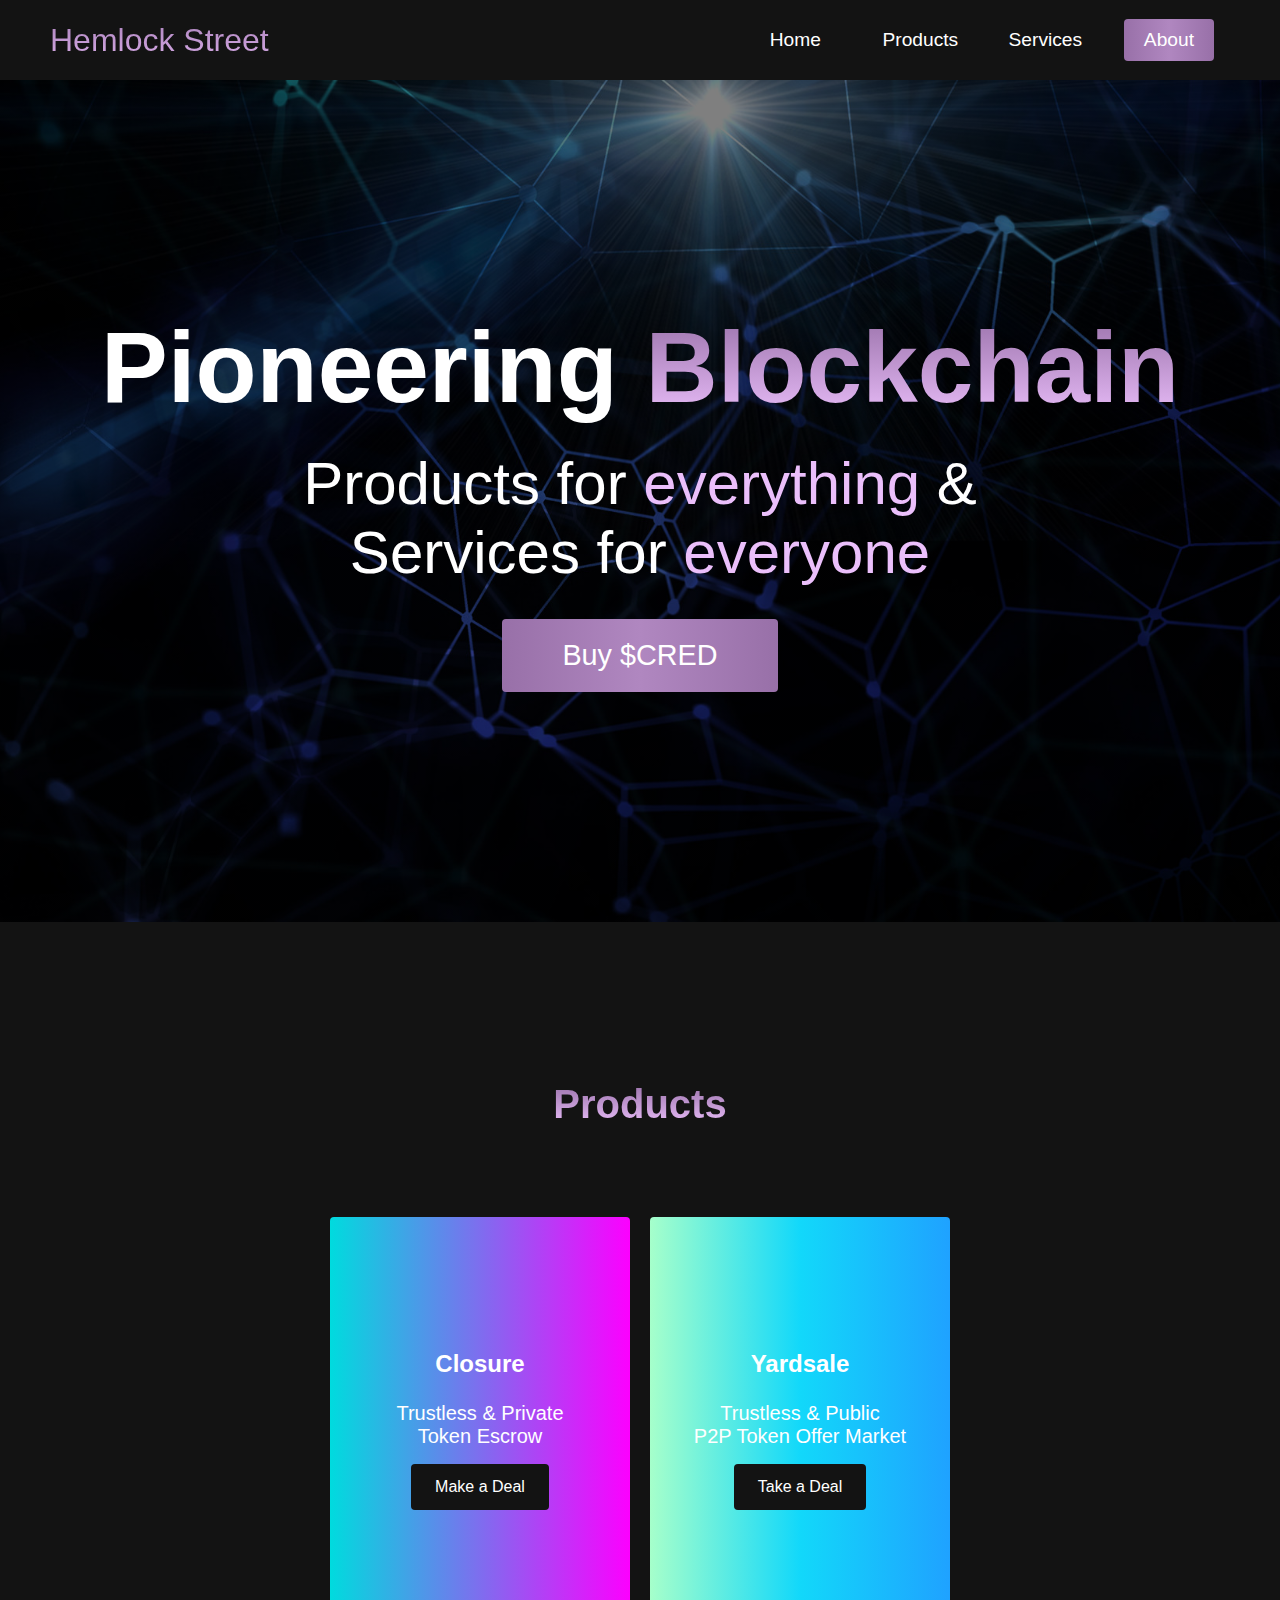
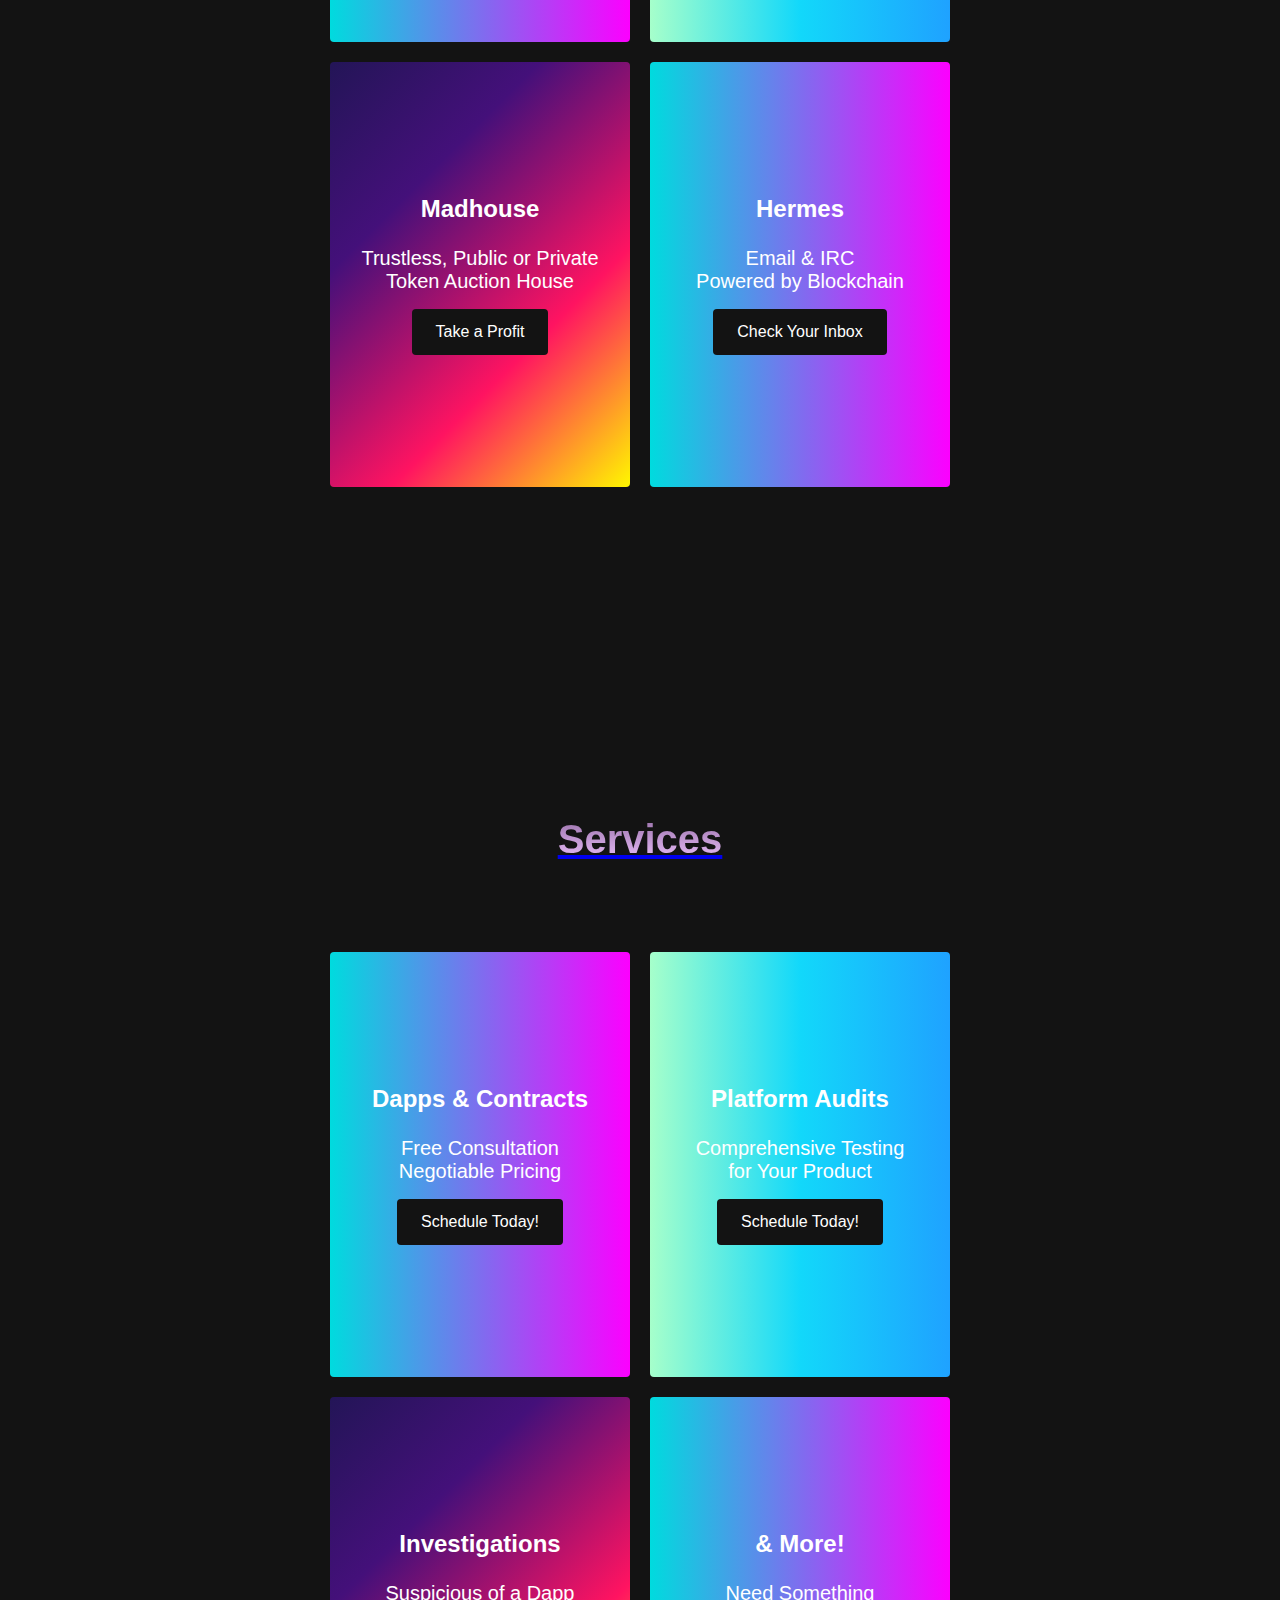
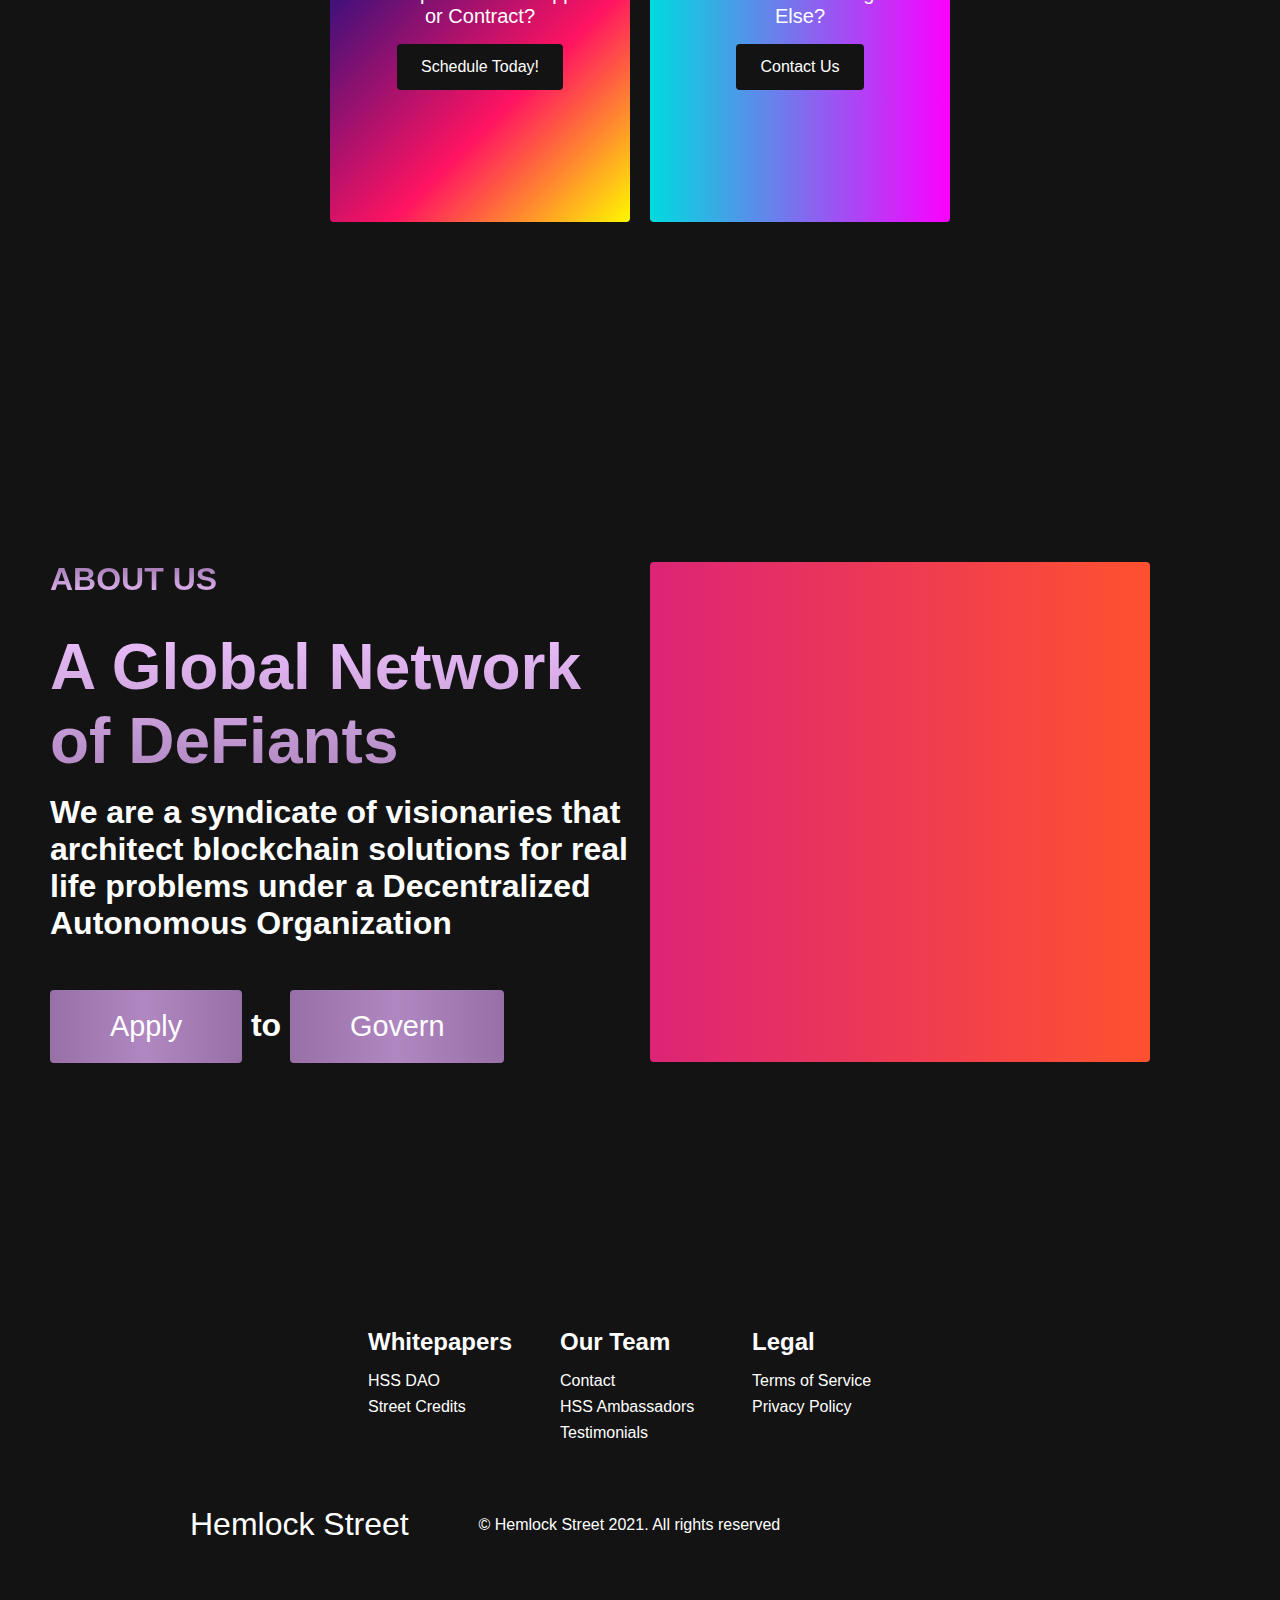
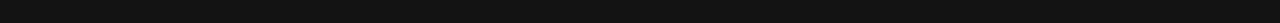
<file: index.html>
<!DOCTYPE html>
<html lang="en" dir="ltr">
<head>
  <meta charset="utf-8">
  <meta name="viewport" content="width=device-width, initial-scale=1.0" />
  <link rel="stylesheet" href="https://use.fontawesome.com/releases/v5.14.0/css/all.css"
      integrity="sha384-HzLeBuhoNPvSl5KYnjx0BT+WB0QEEqLprO+NBkkk5gbc67FTaL7XIGa2w1L0Xbgc"
      crossorigin="anonymous">
  <link rel="stylesheet" href="./styles.css">
  <title>Hemlock Street Syndicate</title>
</head>

<body>
  <!-- Navbar Section -->
  <nav class="navbar">
      <div class="navbar__container">
        <a href="#home" id="navbar__logo">Hemlock Street</a>
        <div class="navbar__toggle" id="mobile-menu">
          <span class="bar"></span> <span class="bar"></span>
          <span class="bar"></span>
        </div>
        <ul class="navbar__menu">
          <li class="navbar__item">
            <a href="#home" class="navbar__links" id="home-page">Home</a>
          </li>
          <li class="navbar__item">
            <a href="#products" class="navbar__links" id="products-page">Products</a>
          </li>
          <li class="navbar__item">
            <a href="#services" class="navbar__links" id="services-page">Services</a>
          </li>
          <li class="navbar__btn">
            <a href="#governance" class="button" id="governance-page">About</a>
          </li>
        </ul>
      </div>
    </nav>

    <!-- Hero Section -->
    <div class="hero" id="home">
      <div class="hero__container">
        <h1 class="hero__heading">Pioneering <span>Blockchain</span></h1>
        <p class="hero__description">Products for <span>everything</span> &<br>Services for <span>everyone</span></p>
        <button class="main__btn"><a href="./d/ico/index.html">Buy $CRED</a></button>
      </div> 
    </div>

    <!-- Products Section -->
    <div class="services" id="products">
      <h1>Products</h1>
      <div class="services__wrapper">
        <div class="services__card">
          <h2>Closure</h2>
          <p>Trustless & Private<br>Token Escrow</p>
          <div class="services__btn"><a href="./d/closure/index.html"><button>Make a Deal</button></a></div>
        </div>
        <div class="services__card">
          <h2>Yardsale</h2>
          <p>Trustless & Public<br>P2P Token Offer Market</p>
          <div class="services__btn"><a href="./d/yardsale/index.html"><button>Take a Deal</button></a></div>
        </div>
        <div class="services__card">
          <h2>Madhouse</h2>
          <p>Trustless, Public or Private<br>Token Auction House</p>
          <div class="services__btn"><a href="./d/madhouse/index.html"><button>Take a Profit</button></a></div>
        </div>
        <div class="services__card">
          <h2>Hermes</h2>
          <p>Email & IRC<br>Powered by Blockchain</p>
          <div class="services__btn"><a href="./d/hermes/index.html"><button>Check Your Inbox</button></a></div>
        </div>
      </div>
    </div>

    <!-- Services Section -->
    <div class="services" id="services">
      <a href="./i/services.html"><h1>Services</h1></a>
      <div class="services__wrapper">
        <div class="services__card">
          <h2>Dapps & Contracts</h2>
          <p>Free Consultation<br>Negotiable Pricing</p>
          <div class="services__btn"><a href="./i/services.html#contracts"><button>Schedule Today!</button></a></div>
        </div>
        <div class="services__card">
          <h2>Platform Audits</h2>
          <p>Comprehensive Testing<br>for Your Product</p>
          <div class="services__btn"><a href="./i/services.html#dapps"><button>Schedule Today!</button></a></div>
        </div>
        <div class="services__card">
          <h2>Investigations</h2>
          <p>Suspicious of a Dapp<br>or Contract?</p>
          <div class="services__btn"><a href="./i/services.html#audits"><button>Schedule Today!</button></a></div>
        </div>
        <div class="services__card">
          <h2>& More!</h2>
          <p>Need Something<br>Else?</p>
          <div class="services__btn"><a href="./i/services.html#other"><button>Contact Us</button></a></div>
        </div>
      </div>
    </div>

  <!-- Governance Section -->
    <div class="main" id="governance">
      <div class="main__container">
        <div class="main__content">
          <h1>About Us</h1>
          <h2>A Global Network of DeFiants</h2>
          <p>We are a syndicate of visionaries that architect blockchain solutions for real life problems under a Decentralized Autonomous Organization</p>
          <p><button class="main__btn"><a href="./i/team.html#apply">Apply</a></button> to
          <button class="main__btn"><a href="./d/governance/index.html">Govern</a></button></p>
        </div>
        <div class="main__img--container">
          <div class="main__img--card" id="card-2">
            <i class="fas fa-users"></i>
          </div>
        </div>
      </div>
    </div>

  <!-- Footer Section -->
  <div class="footer__container">
      <div class="footer__links">
        <div class="footer__link--wrapper">
          <div class="footer__link--items">
            <h2>Whitepapers</h2>
            <a href="./i/whitepapers/HSS_DAO.pdf">HSS DAO</a>
            <a href="./i/whitepapers/StreetCredits.pdf">Street Credits</a>
          </div>
          <div class="footer__link--items">
            <h2>Our Team</h2>
            <a href="mailto:questions@hemlockstreet.org">Contact</a>
            <a href="./i/team.html#ambassadors">HSS Ambassadors</a>
            <a href="./i/team.html#testimonials">Testimonials</a>
          </div>
          <div class="footer__link--items">
            <h2>Legal</h2>
            <a href="./i/legal.html#tos">Terms of Service</a>
            <a href="./i/legal.html#privacy">Privacy Policy</a>
          </div>
        </div>
      </div>
      <section class="social__media">
        <div class="social__media--wrap">
          <div class="footer__logo">
            <a href="#home" id="footer__logo">Hemlock Street</a>
          </div>
          <p class="website__rights">© Hemlock Street 2021. All rights reserved</p>
          <div class="social__icons">
            <a href="https://twitter.com/hemlockstreet" class="social__icon--link" target="_blank"><i class="fab fa-twitter"></i></a>
            <a href="https://www.youtube.com/channel/hemlockstreet" class="social__icon--link"><i class="fab fa-youtube"></i></a>
            <a href="https://github.com/hemlockstreet" class="social__icon--link"><i class="fab fa-github"></i></a>
            <a href="https://discord.gg/12345678" class="social__icon--link"><i class="fab fa-discord"></i></a>
            <a href="https://t.me/hemlockstreet" class="social__icon--link"><i class="fab fa-telegram"></i></a>
            <a href="./live.rss" class="social__icon--link"><i class="fa fa-rss"></i></a>
          </div>
        </div>
      </section>
    </div>
  <script src="app.js"></script>
</body>

</html>
</file>
<file: styles.css>
* {
  box-sizing: border-box;
  margin: 0;
  padding: 0;
  font-family: 'Kumbh Sans', sans-serif;
  scroll-behavior: smooth;
}

.navbar {
  background: #131313;
  height: 80px;
  display: flex;
  justify-content: center;
  align-items: center;
  font-size: 1.2rem;
  position: sticky;
  top: 0;
  z-index: 999;
}

.navbar__container {
  display: flex;
  justify-content: space-between;
  height: 80px;
  z-index: 1;
  width: 100%;
  max-width: 1300px;
  margin: 0 auto;
  padding: 0 50px;
}

#navbar__logo {
  background-color: #996699;
  background-image: linear-gradient(to top, #ebbffb 0%, #9870a8 100%);
  background-size: 100%;
  -webkit-background-clip: text;
  -moz-background-clip: text;
  -webkit-text-fill-color: transparent;
  -moz-text-fill-color: transparent;
  display: flex;
  align-items: center;
  cursor: pointer;
  text-decoration: none;
  font-size: 2rem;
}

.navbar__menu {
  display: flex;
  align-items: center;
  list-style: none;
}

.navbar__item {
  height: 80px;
}

.navbar__links {
  color: #fff;
  display: flex;
  align-items: center;
  justify-content: center;
  width: 125px;
  text-decoration: none;
  height: 100%;
  transition: all 0.3s ease;
}

.navbar__btn {
  display: flex;
  justify-content: center;
  align-items: center;
  padding: 0 1rem;
  width: 100%;
}

.button {
  display: flex;
  justify-content: center;
  align-items: center;
  text-decoration: none;
  padding: 10px 20px;
  height: 100%;
  width: 100%;
  border: none;
  outline: none;
  border-radius: 4px;
  background: #833ab4;
  background: -webkit-linear-gradient(to right, #9870a8, #b087c0, #9870a8);
  background: linear-gradient(to right, #9870a8, #b087c0, #9870a8);
  color: #fff;
  transition: all 0.3s ease;
}

.navbar__links:hover {
  color: #9518fc;
  transition: all 0.3s ease;
}

@media screen and (max-width: 960px) {
  .navbar__container {
    display: flex;
    justify-content: space-between;
    height: 80px;
    z-index: 1;
    width: 100%;
    max-width: 1300px;
    padding: 0;
  }

  .navbar__menu {
    display: grid;
    grid-template-columns: auto;
    margin: 0;
    width: 100%;
    position: absolute;
    top: -1000px;
    opacity: 1;
    transition: all 0.5s ease;
    z-index: -1;
  }

  .navbar__menu.active {
    background: #131313;
    top: 100%;
    opacity: 1;
    transition: all 0.5s ease;
    z-index: 99;
    height: 60vh;
    font-size: 1.6rem;
  }

  #navbar__logo {
    padding-left: 25px;
  }

  .navbar__toggle .bar {
    width: 25px;
    height: 3px;
    margin: 5px auto;
    transition: all 0.3s ease-in-out;
    background: #fff;
  }

  .navbar__item {
    width: 100%;
  }

  .navbar__links {
    text-align: center;
    padding: 2rem;
    width: 100%;
    display: table;
  }

  .navbar__btn {
    padding-bottom: 2rem;
  }

  .button {
    display: flex;
    justify-content: center;
    align-items: center;
    width: 80%;
    height: 80px;
    margin: 0;
  }

  #mobile-menu {
    position: absolute;
    top: 20%;
    right: 5%;
    transform: translate(5%, 20%);
  }

  .navbar__toggle .bar {
    display: block;
    cursor: pointer;
  }

  #mobile-menu.is-active .bar:nth-child(2) {
    opacity: 0;
  }

  #mobile-menu.is-active .bar:nth-child(1) {
    transform: translateY(8px) rotate(45deg);
  }

  #mobile-menu.is-active .bar:nth-child(3) {
    transform: translateY(-8px) rotate(-45deg);
  }
}

/* Hero Section */
.hero {
  background-image: 
    linear-gradient(rgba(0, 0, 0, 0.5), rgba(0, 0, 0, 0.5)), 
    url("./images/hero.jpg");
  background-position: center;
  background-repeat: no-repeat;
  background-size: cover;
  position: relative;
  padding: 200px 0;
}

.hero__container {
  display: flex;
  flex-direction: column;
  justify-content: center;
  align-items: center;
  max-width: 1200px;
  margin: 0 auto;
  height: 90%;
  text-align: center;
  padding: 30px;
}

.hero__heading {
  font-size: 100px;
  margin-bottom: 24px;
  color: #fff;
}

.hero__heading span {
  background: #996699; /* fallback for old browsers */
  background: -webkit-linear-gradient(
    to top,
    #ebbffb,
    #9870a8
  ); /* Chrome 10-25, Safari 5.1-6 */
  background: linear-gradient(
    to top,
    #ebbffb,
    #9870a8
  ); /* W3C, IE 10+/ Edge, Firefox 16+, Chrome 26+, Opera 12+, Safari 7+ */
  background-size: 100%;
  -webkit-background-clip: text;
  -moz-background-clip: text;
  -webkit-text-fill-color: transparent;
  -mo-text-fill-color: transparent;
}

.hero__description {
  font-size: 60px;
  color: #fff; }
.hero__description span {
  background: #996699; /* fallback for old browsers */
  background: -webkit-linear-gradient(
    to top,
    #ebbffb,
    #ebbffb
  ); /* Chrome 10-25, Safari 5.1-6 */
  background: linear-gradient(
    to top,
    #ebbffb,
    #ebbffb
  ); /* W3C, IE 10+/ Edge, Firefox 16+, Chrome 26+, Opera 12+, Safari 7+ */
  background-size: 100%;
  -webkit-background-clip: text;
  -moz-background-clip: text;
  -webkit-text-fill-color: transparent;
  -moz-text-fill-color: transparent;
}

.highlight {
  border-bottom: 4px solid rgb(132, 0, 255);
}

@media screen and (max-width: 768px) {
  .hero__heading {
    font-size: 60px;
  }

  .hero__description {
    font-size: 40px;
  }
}

/* About Section */
.main {
  background-color: #131313;
  padding: 10rem 0;
}

.main__container {
  display: grid;
  grid-template-columns: 1fr 1fr;
  align-items: center;
  justify-content: center;
  margin: 0 auto;
  height: 90%;
  z-index: 1;
  width: 100%;
  max-width: 1300px;
  padding: 0 50px;
}

.main__content {
  color: #fff;
  width: 100%;
}

.main__content h1 {
  font-size: 2rem;
  background-color: #996699;
  background-image: linear-gradient(to top, #ebbffb 0%, #9870a8 100%);
  background-size: 100%;
  -webkit-background-clip: text;
  -moz-background-clip: text;
  -webkit-text-fill-color: transparent;
  -moz-text-fill-color: transparent;
  text-transform: uppercase;
  margin-bottom: 32px;
}

.main__content h2 {
  font-size: 4rem;
  background: #996699; /* fallback for old browsers */
  background: -webkit-linear-gradient(
    to bottom,
    #ebbffb,
    #b087c0
  ); /* Chrome 10-25, Safari 5.1-6 */
  background: linear-gradient(
    to bottom,
    #ebbffb,
    #b087c0
  ); /* W3C, IE 10+/ Edge, Firefox 16+, Chrome 26+, Opera 12+, Safari 7+ */
  background-size: 100%;
  -webkit-background-clip: text;
  -moz-background-clip: text;
  -webkit-text-fill-color: transparent;
  -moz-text-fill-color: transparent;
}

.main__content p {
  margin-top: 1rem;
  font-size: 2rem;
  font-weight: 700;
}

.main__btn {
  font-size: 1.8rem;
  background: #833ab4;
  background: -webkit-linear-gradient(to right, #9870a8, #b087c0, #9870a8);
  background: linear-gradient(to right, #9870a8, #b087c0, #9870a8);
  padding: 20px 60px;
  border: none;
  border-radius: 4px;
  margin-top: 2rem;
  cursor: pointer;
  position: relative;
  transition: all 0.35s;
  outline: none;
}

.main__btn a {
  position: relative;
  z-index: 2;
  color: #fff;
  text-decoration: none;
}

.main__btn:after {
  position: absolute;
  content: '';
  top: 0;
  left: 0;
  width: 0;
  height: 100%;
  background: #9518fc;
  transition: all 0.35s;
  border-radius: 4px;
}

.main__btn:hover {
  color: #fff;
}

.main__btn:hover:after {
  width: 100%;
}

.main__img--container {
  text-align: center;
}

.main__img--card {
  margin: 10px;
  height: 500px;
  width: 500px;
  border-radius: 4px;
  display: flex;
  flex-direction: column;
  justify-content: center;
  color: #fff;
  background-image: linear-gradient(to right, #00dbde 0%, #fc00ff 100%);
}

.fa-layer-group,
.fa-users {
  font-size: 14rem;
}

#card-2 {
  background: #ff512f;
  background: -webkit-linear-gradient(to right, #dd2476, #ff512f);
  background: linear-gradient(to right, #dd2476, #ff512f);
}

/* Mobile Responsive */
@media screen and (max-width: 1100px) {
  .main__container {
    display: grid;
    grid-template-columns: 1fr;
    align-items: center;
    justify-content: center;
    width: 100%;
    margin: 0 auto;
    height: 90%;
  }

  .main__img--container {
    display: flex;
    justify-content: center;
  }

  .main__img--card {
    height: 425px;
    width: 425px;
  }

  .main__content {
    text-align: center;
    margin-bottom: 4rem;
  }

  .main__content h1 {
    font-size: 2.5rem;
    margin-top: 2rem;
  }

  .main__content h2 {
    font-size: 3rem;
  }

  .main__content p {
    margin-top: 1rem;
    font-size: 1.5rem;
  }
}

@media screen and (max-width: 480px) {
  .main__img--card {
    width: 250px;
    height: 250px;
  }

  .fa-users,
  .fa-layer-group {
    font-size: 4rem;
  }

  .main__content h1 {
    font-size: 2rem;
    margin-top: 3rem;
  }
  .main__content h2 {
    font-size: 2rem;
  }

  .main__content p {
    margin-top: 2rem;
  }

  .main__btn {
    padding: 12px 36px;
    margin: 2.5rem 0;
  }
}

/* Services Section */
.services {
  background: #131313;
  display: flex;
  flex-direction: column;
  justify-content: center;
  align-items: center;
  height: 100%;
  padding: 10rem 0;
}

.services h1 {
  background-color: #ff8177;
  background-image: linear-gradient(to top, #ebbffb 0%, #9870a8 100%);
  background-size: 100%;
  -webkit-background-clip: text;
  -moz-background-clip: text;
  -webkit-text-fill-color: transparent;
  -moz-text-fill-color: transparent;
  margin-bottom: 5rem;
  font-size: 2.5rem;
}

.services__wrapper {
  display: grid;
  grid-template-columns: 1fr 1fr 1fr 1fr;
  grid-template-rows: 1fr;
}

.services__card {
  margin: 10px;
  height: 425px;
  width: 300px;
  border-radius: 4px;
  display: flex;
  flex-direction: column;
  justify-content: center;
  color: #fff;
  background-image: linear-gradient(to right, #00dbde 0%, #fc00ff 100%);
  transition: 0.3s ease-in;
}

.services__card:nth-child(2) {
  background: #1fa2ff; /* fallback for old browsers */
  background: -webkit-linear-gradient(
    to right,
    #a6ffcb,
    #12d8fa,
    #1fa2ff
  ); /* Chrome 10-25, Safari 5.1-6 */
  background: linear-gradient(
    to right,
    #a6ffcb,
    #12d8fa,
    #1fa2ff
  ); /* W3C, IE 10+/ Edge, Firefox 16+, Chrome 26+, Opera 12+, Safari 7+ */
}

.services__card:nth-child(3) {
  background-image: linear-gradient(
    -225deg,
    #231557 0%,
    #44107a 29%,
    #ff1361 67%,
    #fff800 100%
  );
}

.services__card h2 {
  text-align: center;
}

.services__card p {
  text-align: center;
  margin-top: 24px;
  font-size: 20px;
}

.services__btn {
  display: flex;
  justify-content: center;
  margin-top: 16px;
}

.services__card button {
  color: #fff;
  padding: 14px 24px;
  border: none;
  outline: none;
  border-radius: 4px;
  background: #131313;
  font-size: 1rem;
}

.services__card button:hover {
  cursor: pointer;
}

.services__card:hover {
  transform: scale(1.075);
  transition: 0.3s ease-in;
  cursor: pointer;
}

@media screen and (max-width: 1300px) {
  .services__wrapper {
    grid-template-columns: 1fr 1fr;
  }
}

@media screen and (max-width: 768px) {
  .services__wrapper {
    grid-template-columns: 1fr;
  }
}

/* Footer CSS */
.footer__container {
  background-color: #131313;
  padding: 5rem 0;
  display: flex;
  flex-direction: column;
  justify-content: center;
  align-items: center;
}

#footer__logo {
  color: #fff;
  display: flex;
  align-items: center;
  cursor: pointer;
  text-decoration: none;
  font-size: 2rem;
}

.footer__links {
  width: 100%;
  max-width: 1000px;
  display: flex;
  justify-content: center;
}

.footer__link--wrapper {
  display: flex;
}

.footer__link--items {
  display: flex;
  flex-direction: column;
  align-items: flex-start;
  margin: 16px;
  text-align: left;
  width: 160px;
  box-sizing: border-box;
}

.footer__link--items h2 {
  margin-bottom: 16px;
  color: #fff;
}

.footer__link--items a {
  color: #fff;
  text-decoration: none;
  margin-bottom: 0.5rem;
  transition: 0.3 ease-out;
}

.footer__link--items a:hover {
  color: #e9e9e9;
  transition: 0.3 ease-out;
}

.social__icon--link {
  color: #fff;
  font-size: 24px;
}

.social__media {
  max-width: 1000px;
  width: 100%;
}

.social__media--wrap {
  display: flex;
  justify-content: space-between;
  align-items: center;
  width: 90%;
  max-width: 1000px;
  margin: 40px auto 0 auto;
}

.social__icons {
  display: flex;
  justify-content: space-between;
  align-items: center;
  width: 240px;
}

.website__rights {
  color: #fff;
}

@media screen and (max-width: 820px) {
  .footer__links {
    padding-top: 2rem;
  }

  #footer__logo {
    margin-bottom: 2rem;
  }

  .website__rights {
    margin-bottom: 2rem;
  }

  .footer__link--wrapper {
    flex-direction: column;
  }

  .social__media--wrap {
    flex-direction: column;
  }
}

@media screen and (max-width: 480px) {
  .footer__link--items {
    margin: 0;
    padding: 10px;
    width: 100%;
  }
}
</file>
